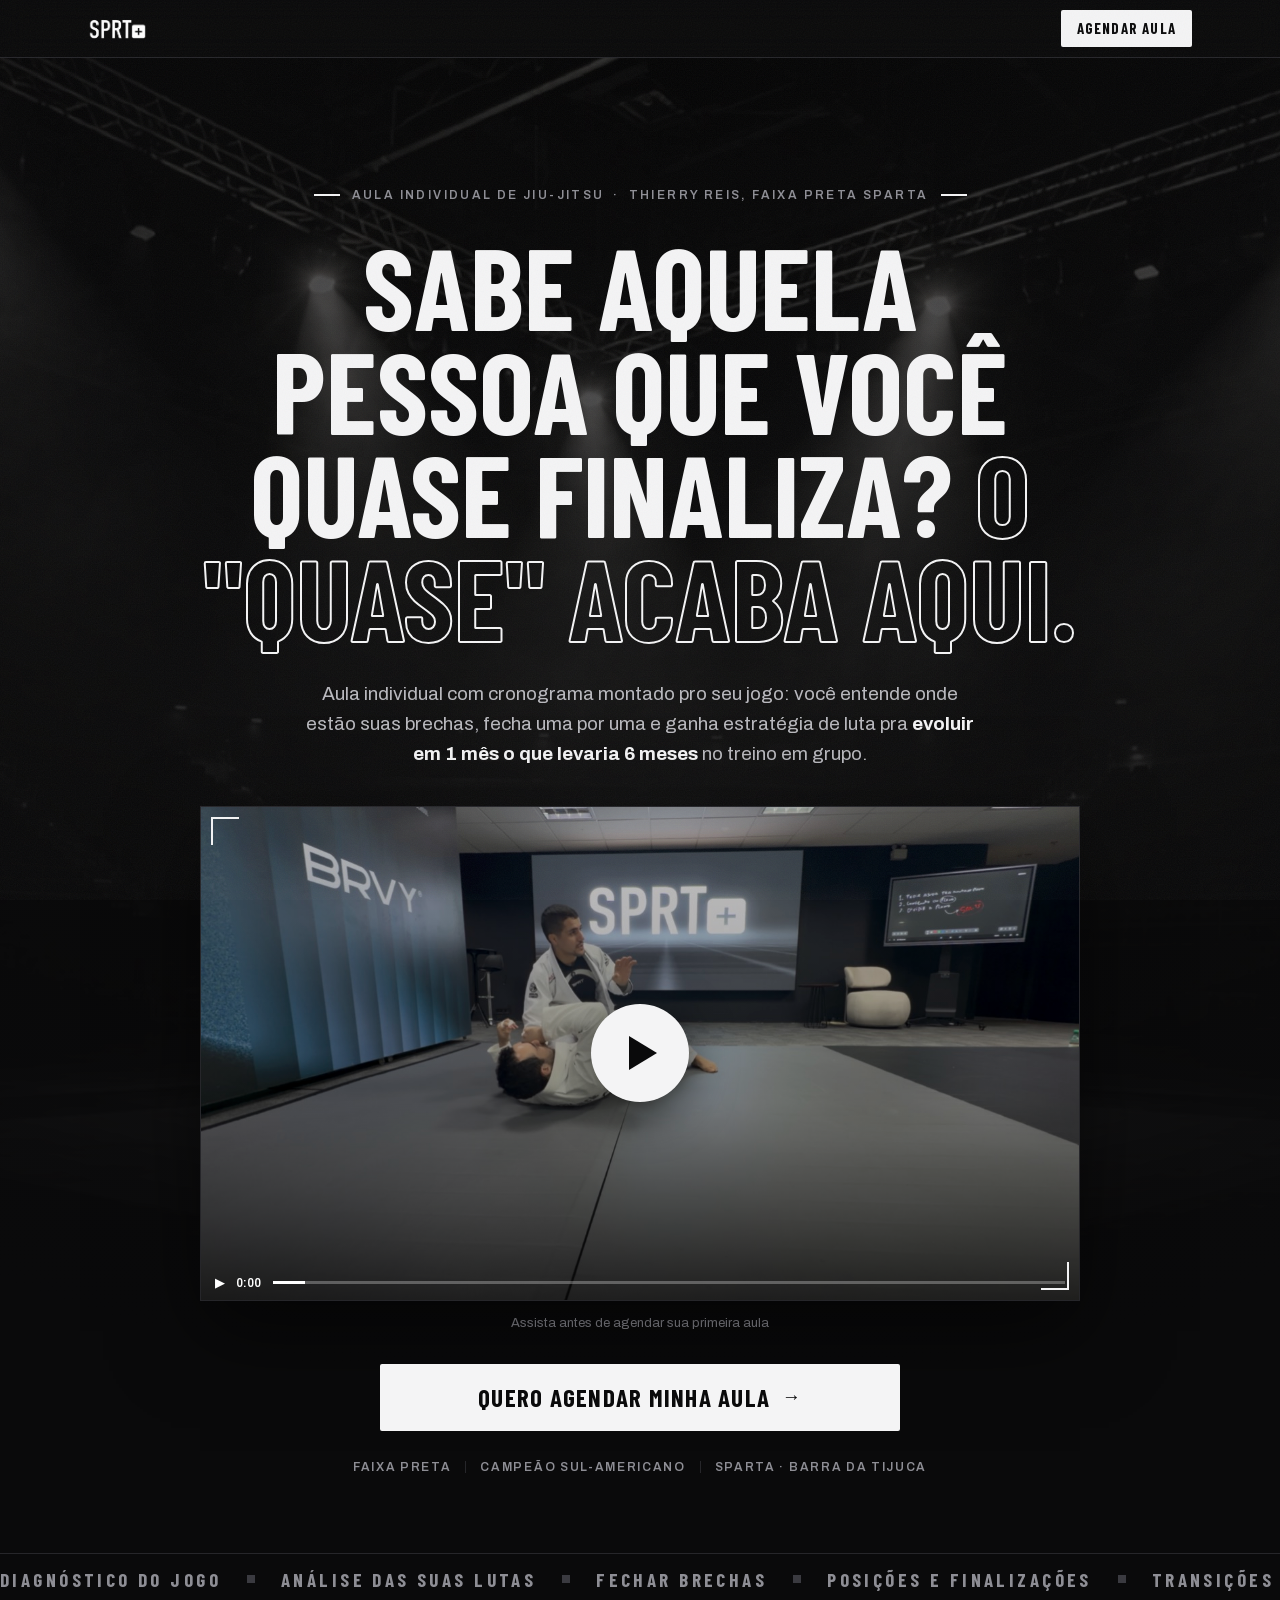
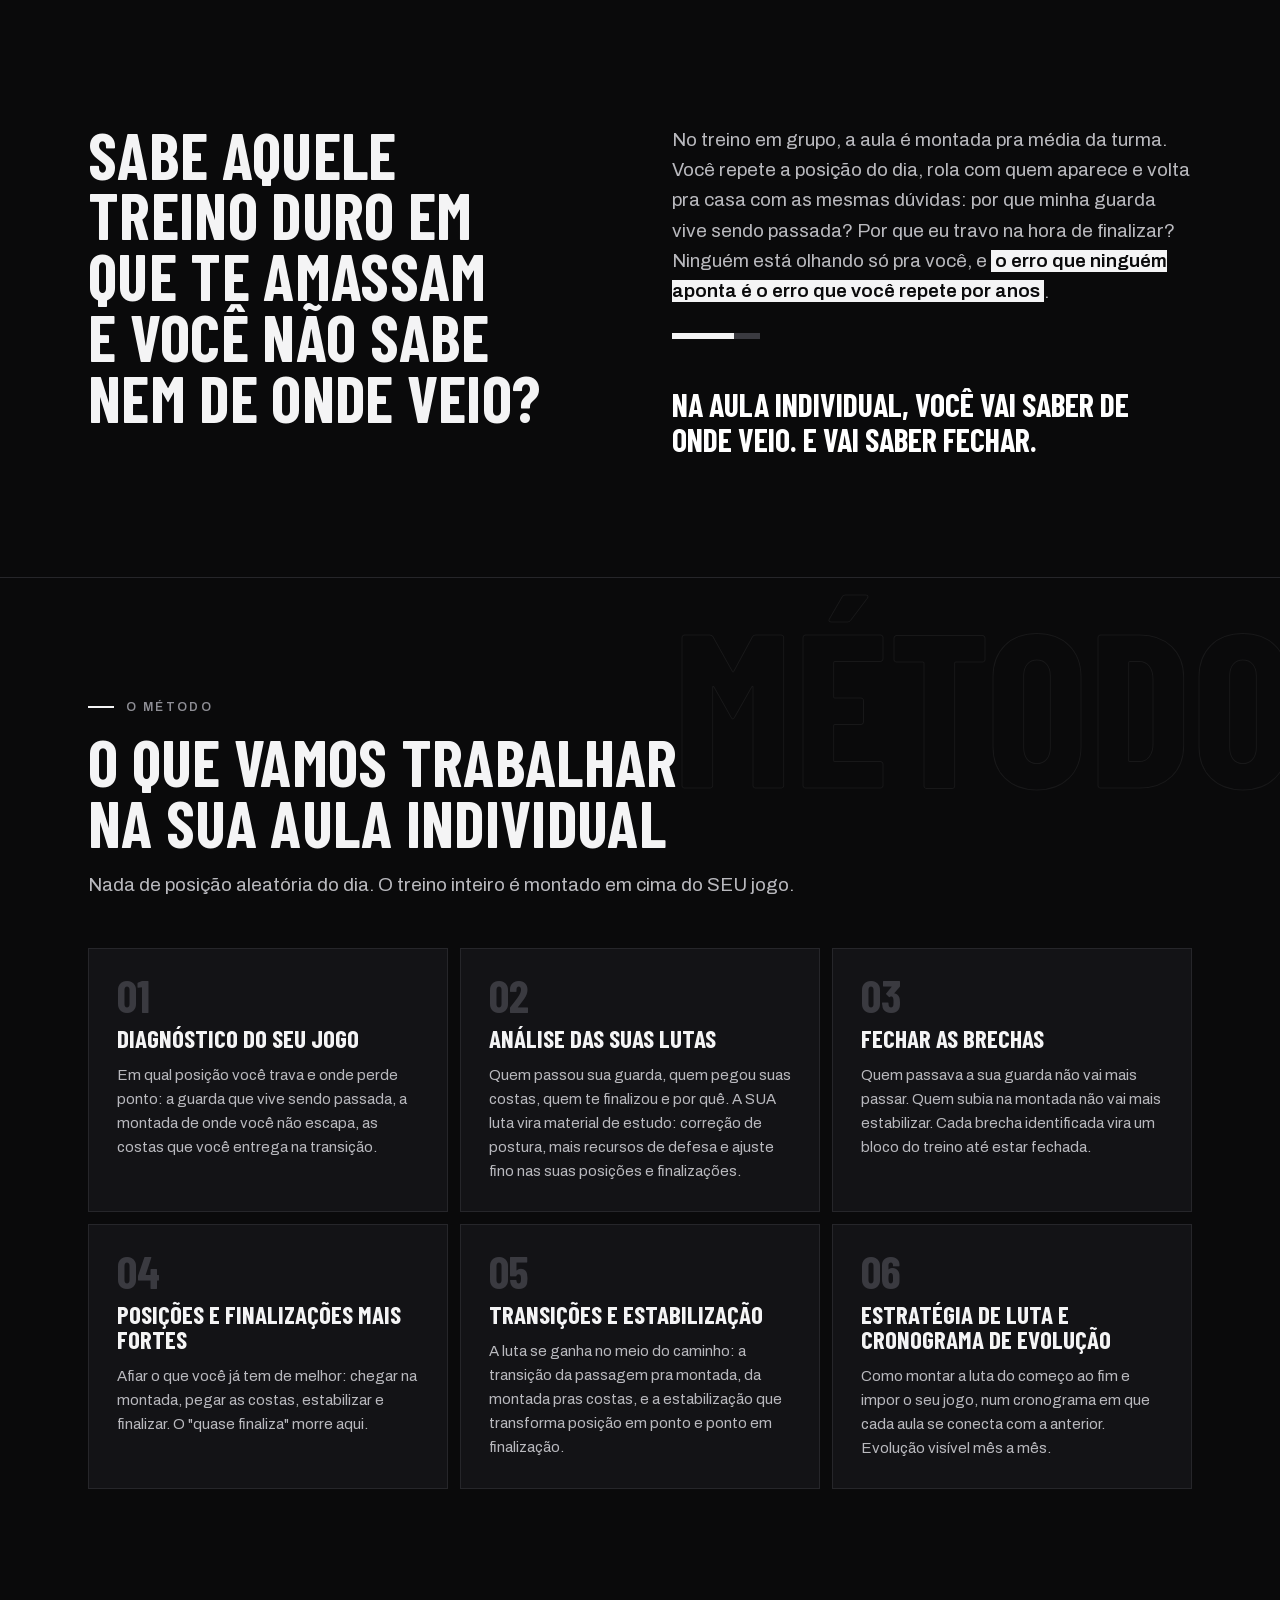
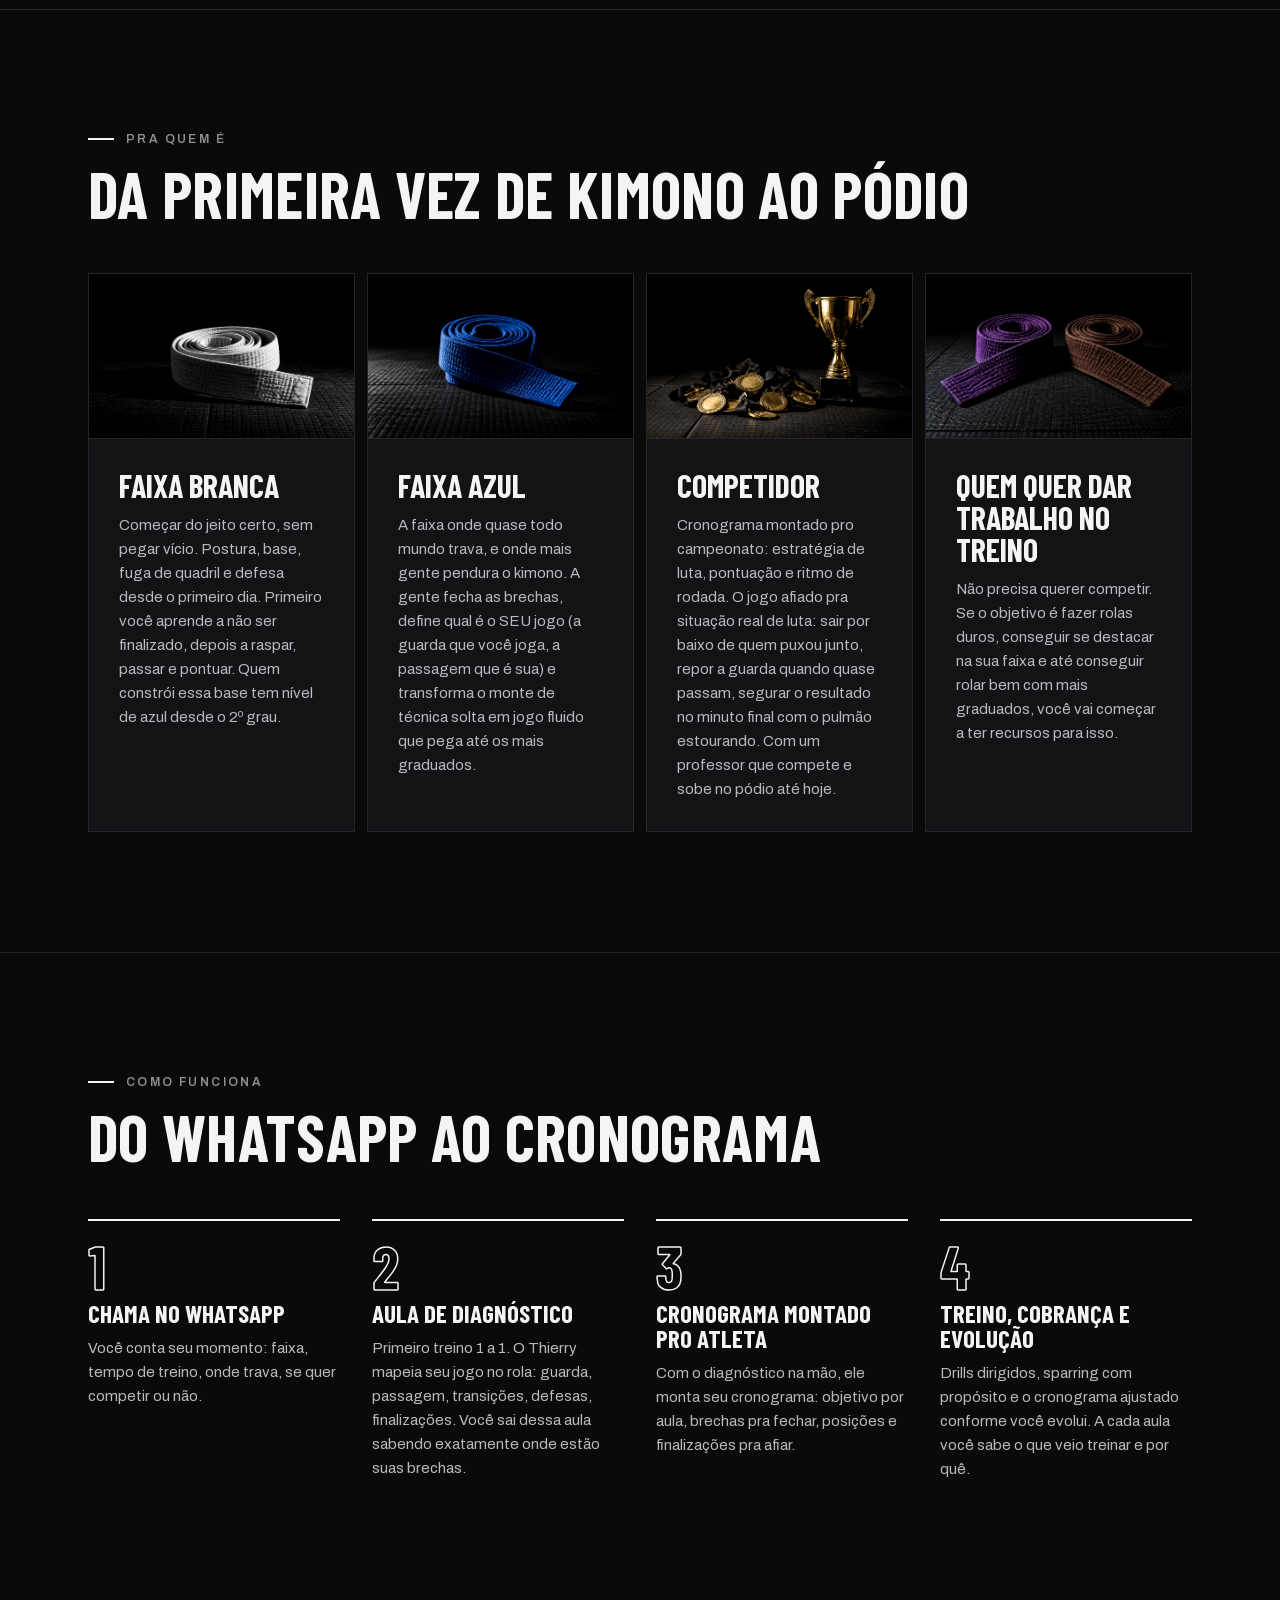
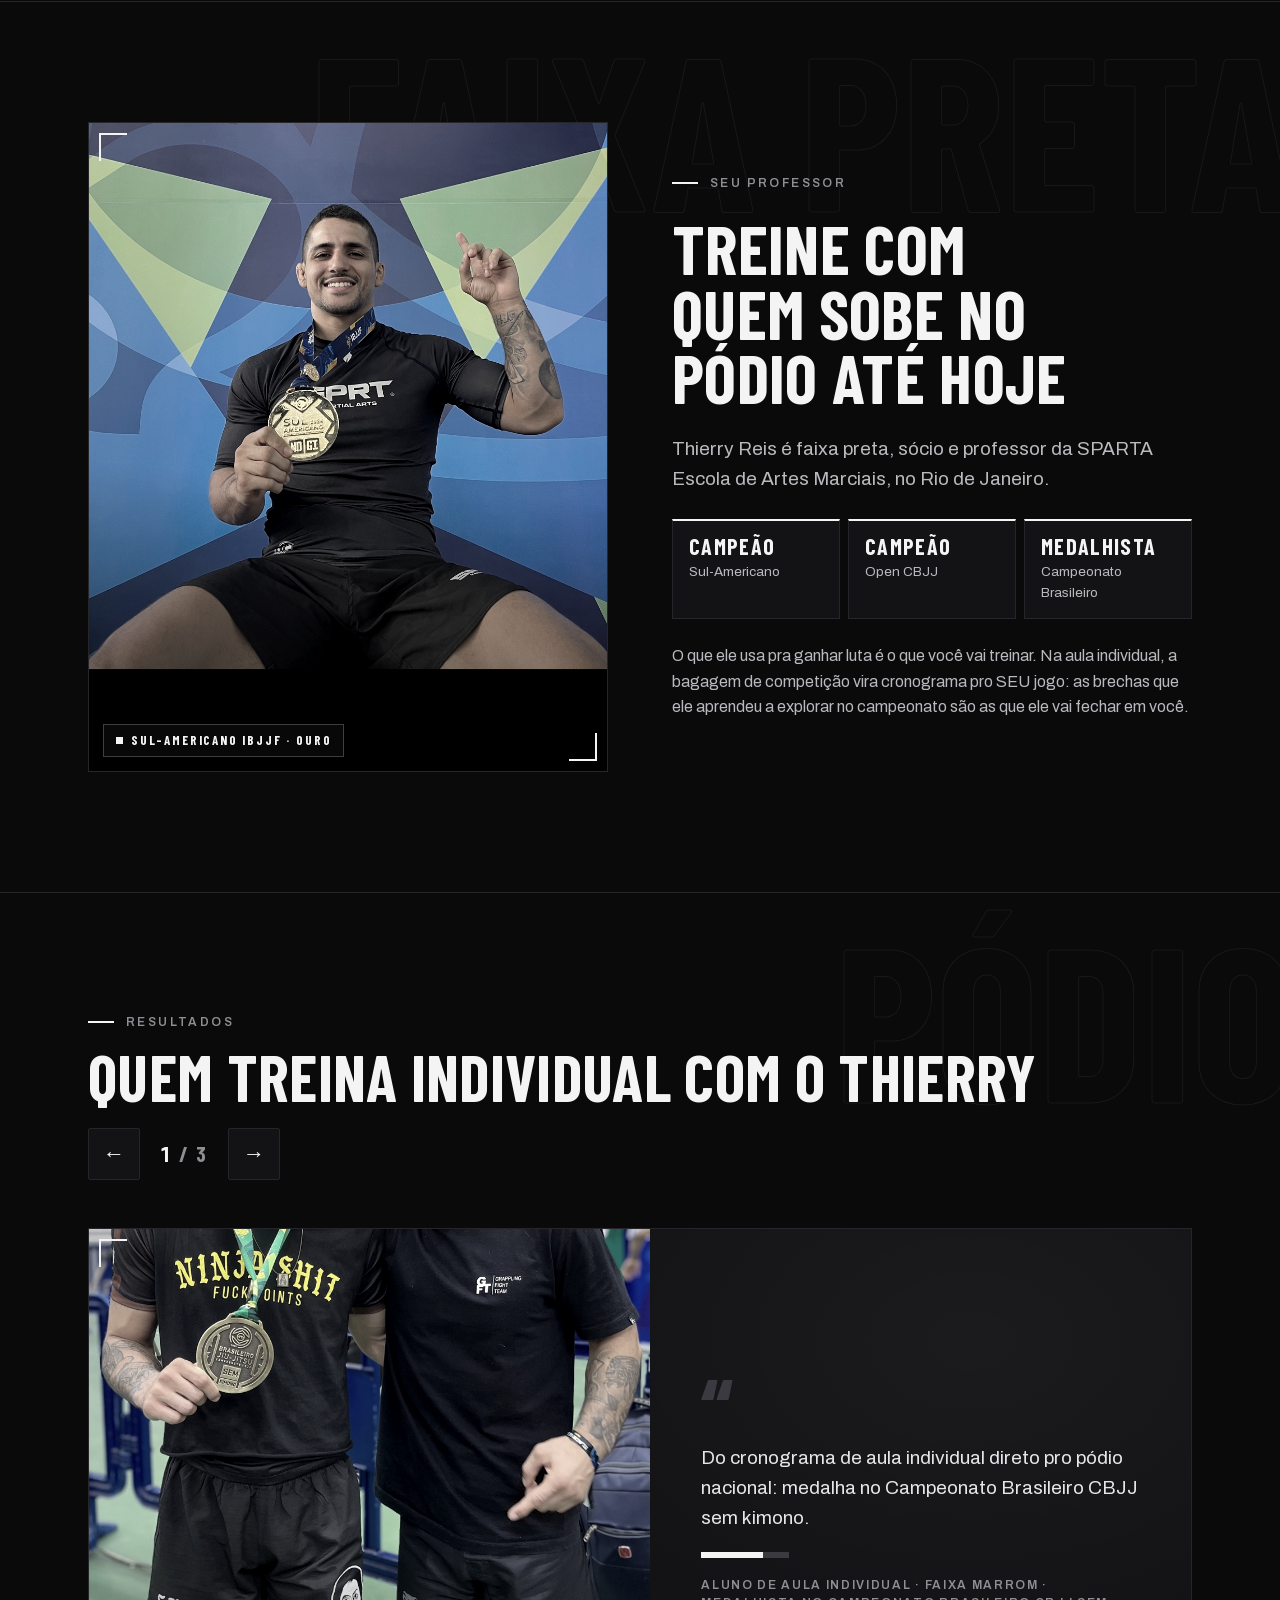
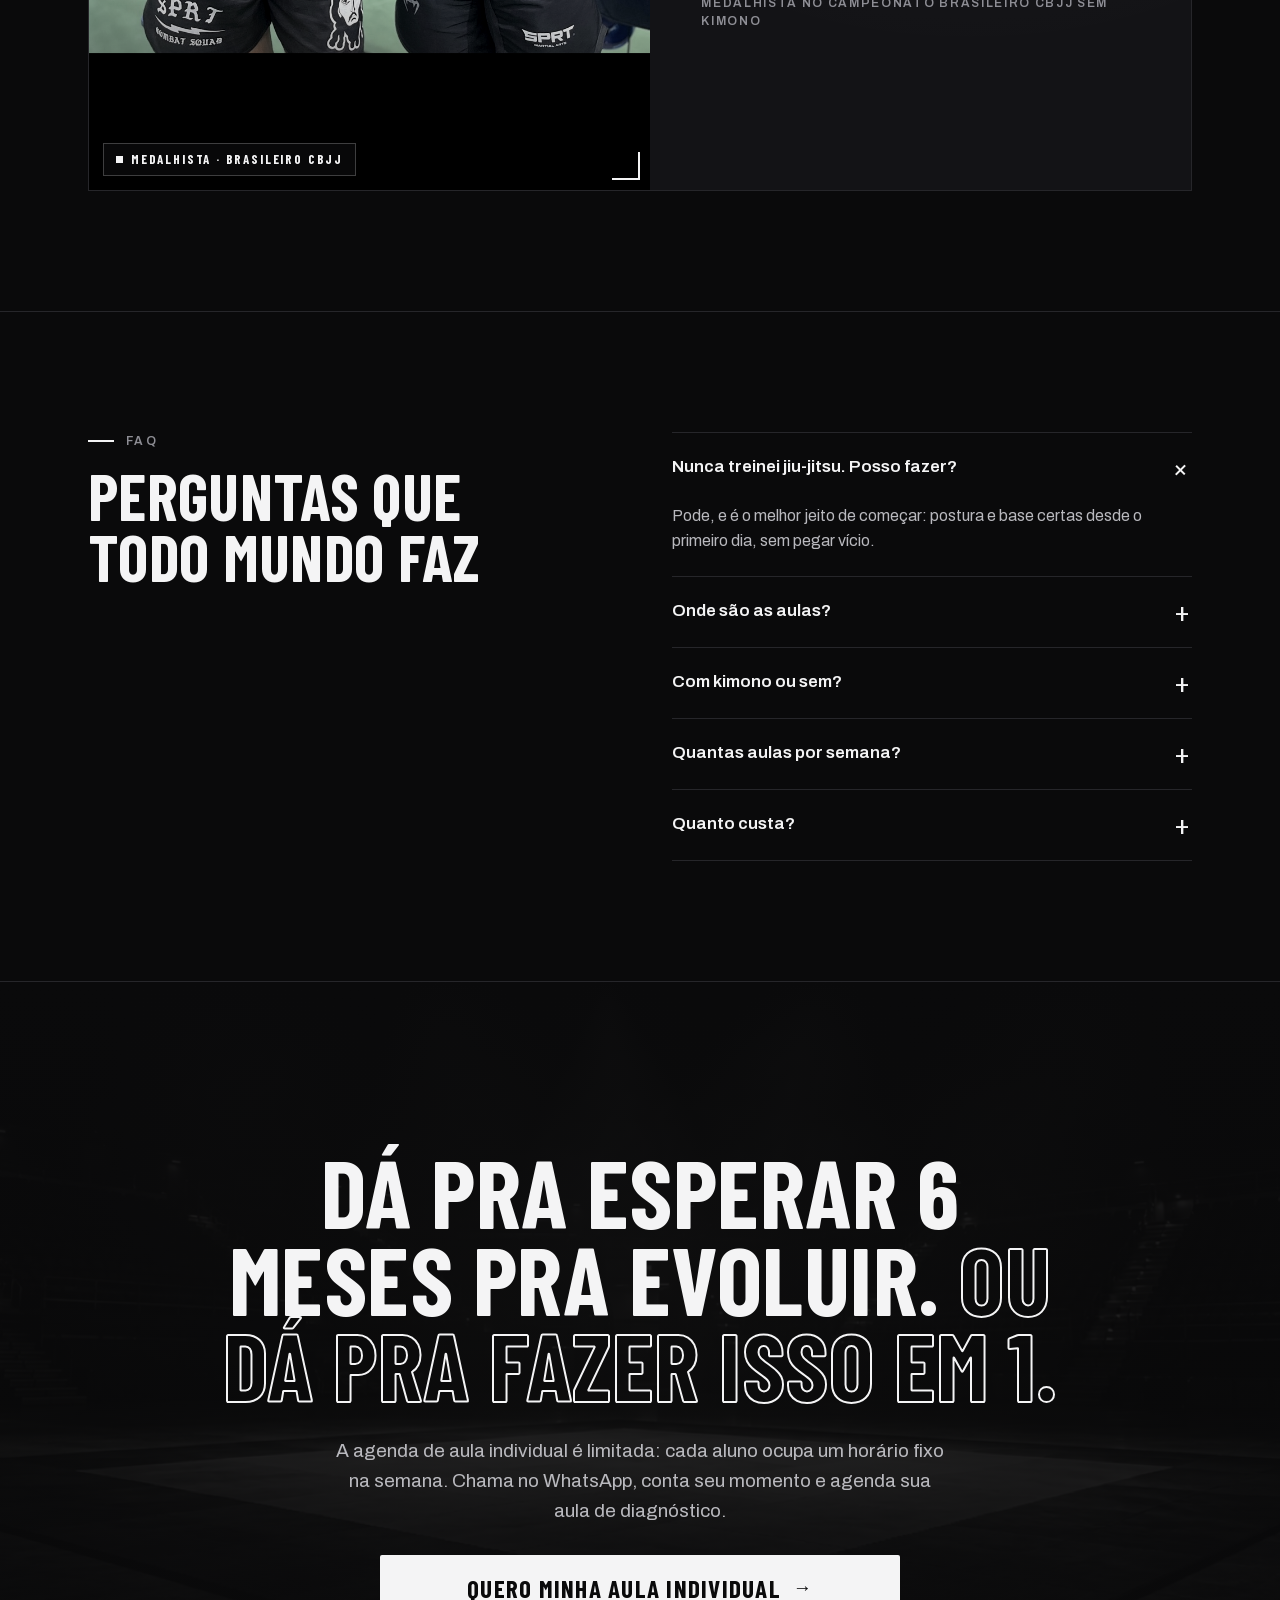
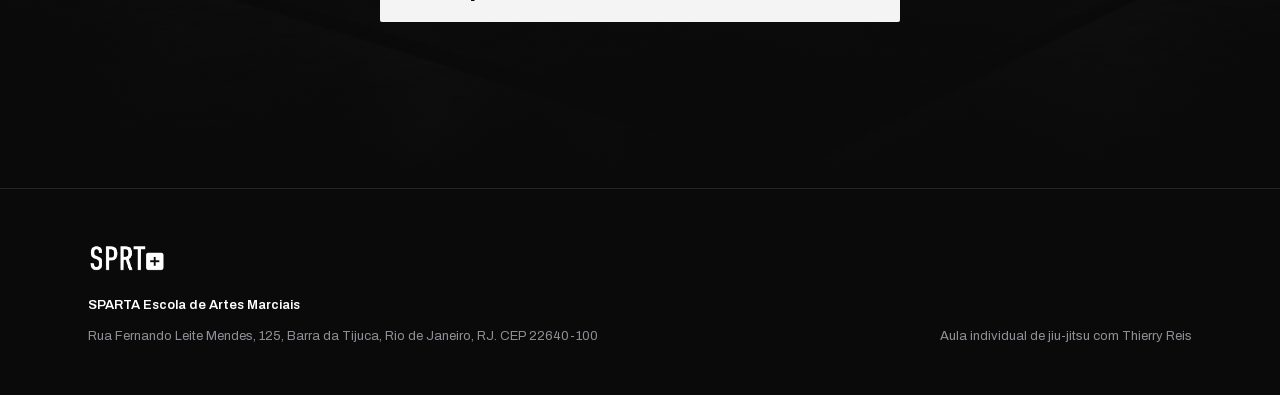
<file: index.html>
<!doctype html>
<html lang="pt-BR">
<head>
<meta charset="utf-8">
<title>Aula Individual de Jiu-Jitsu | Thierry Reis</title>
<meta name="viewport" content="width=device-width, initial-scale=1">
<link rel="icon" href="data:image/svg+xml,<svg xmlns=%22http://www.w3.org/2000/svg%22 viewBox=%220 0 100 100%22><text y=%22.9em%22 font-size=%2290%22>🥋</text></svg>">
</head>
<body>
<link rel="stylesheet" href="fonts.css">
<style>
:root{
  --ink0:#0A0A0B; --ink1:#131316; --ink2:#1A1A1E;
  --line:#26262A; --line-soft:#1E1E22;
  --paper:#F4F4F5; --mut:#B9B9BE; --dim:#8E8E95; --ghost:#3A3A40;
  --disp:'Barlow Condensed','Arial Narrow',sans-serif;
  --body:'Archivo',-apple-system,'Helvetica Neue',sans-serif;
}
html{scroll-behavior:smooth}
body{margin:0;background:var(--ink0);color:var(--paper);font:400 16px/1.6 var(--body);-webkit-font-smoothing:antialiased;overflow-x:hidden}
*{box-sizing:border-box}
h1,h2,h3,p{margin:0}
a{color:inherit}
img{max-width:100%}
mark{background:var(--paper);color:var(--ink0);padding:.02em .2em;font-weight:600}
.wrap{max-width:1200px;margin:0 auto;padding-left:clamp(20px,5vw,48px);padding-right:clamp(20px,5vw,48px)}
.sec{position:relative;overflow:hidden;border-top:1px solid var(--line);padding-top:clamp(64px,10vw,120px);padding-bottom:clamp(64px,10vw,120px)}
.eyebrow{font:600 12px/1.5 var(--body);letter-spacing:.2em;text-transform:uppercase;color:var(--dim);display:flex;align-items:center;gap:12px}
.eyebrow::before{content:"";width:26px;height:2px;background:var(--paper);flex:none}
.h2{font:700 clamp(36px,5.4vw,64px)/.95 var(--disp);text-transform:uppercase;text-wrap:balance;letter-spacing:.005em}
.lead{font-size:clamp(16px,1.5vw,19px);color:var(--mut);text-wrap:pretty}
.lead strong{color:var(--paper)}
.btn{position:relative;overflow:hidden;display:flex;justify-content:center;align-items:center;gap:12px;background:var(--paper);color:var(--ink0);font:700 clamp(20px,2.3vw,25px)/1 var(--disp);letter-spacing:.05em;text-transform:uppercase;padding:21px 30px;border-radius:2px;text-decoration:none;transition:background .15s,transform .15s}
.btn:hover{background:#fff;transform:translateY(-1px)}
.btn::after{content:"";position:absolute;top:0;bottom:0;left:-60%;width:36%;background:linear-gradient(100deg,transparent,rgba(0,0,0,.12),transparent);transform:skewX(-18deg)}
.anim .btn::after{animation:shine 3.6s ease-in-out infinite}
@keyframes shine{0%,55%{left:-60%}100%{left:135%}}
.btn:focus-visible,a:focus-visible,summary:focus-visible{outline:2px solid #fff;outline-offset:3px}
.btn .arr{font-family:var(--body);font-weight:600;font-size:.75em;transition:transform .2s}
.btn:hover .arr{transform:translateX(5px)}

/* grão de filme por cima de tudo */
body::after{content:"";position:fixed;inset:0;z-index:70;pointer-events:none;opacity:.05;background-image:url("data:image/svg+xml,%3Csvg xmlns='http://www.w3.org/2000/svg' width='180' height='180'%3E%3Cfilter id='n'%3E%3CfeTurbulence type='fractalNoise' baseFrequency='.85' numOctaves='2' stitchTiles='stitch'/%3E%3C/filter%3E%3Crect width='100%25' height='100%25' filter='url(%23n)'/%3E%3C/svg%3E")}

/* palavra vazada gigante de fundo */
.ghostword{position:absolute;top:clamp(16px,3vw,36px);right:-14px;font:700 clamp(96px,17vw,230px)/.8 var(--disp);text-transform:uppercase;white-space:nowrap;color:transparent;-webkit-text-stroke:1px rgba(255,255,255,.06);pointer-events:none;user-select:none}

/* moldura editorial com cantoneiras */
.frame{position:relative;background:#000;overflow:hidden}
.frame>img{display:block;width:100%;height:100%;object-fit:cover;filter:grayscale(55%) contrast(1.06);transition:filter .5s ease}
.frame:hover>img{filter:grayscale(0%) contrast(1.04)}
.frame::before,.frame::after{content:"";position:absolute;width:26px;height:26px;z-index:3;pointer-events:none}
.frame::before{top:10px;left:10px;border-top:2px solid var(--paper);border-left:2px solid var(--paper)}
.frame::after{bottom:10px;right:10px;border-bottom:2px solid var(--paper);border-right:2px solid var(--paper)}
.frame .shade{position:absolute;inset:0;background:linear-gradient(185deg,rgba(0,0,0,0) 55%,rgba(0,0,0,.72) 100%);z-index:1;pointer-events:none}
.frame .chip{position:absolute;left:14px;bottom:14px;z-index:2;background:rgba(10,10,11,.82);border:1px solid rgba(255,255,255,.22);backdrop-filter:blur(4px);color:var(--paper);font:700 13px/1 var(--disp);letter-spacing:.14em;text-transform:uppercase;padding:9px 12px;display:inline-flex;align-items:center;gap:8px}
.frame .chip::before{content:"";width:7px;height:7px;background:var(--paper);flex:none}

/* faixa (divisor que imita a ponteira da faixa preta) */
.belt-rule{display:flex;height:6px;width:88px}
.belt-rule span:first-child{flex:1;background:var(--paper)}
.belt-rule span:last-child{width:26px;background:var(--ghost)}

/* reveal (só esconde quando o JS está ativo) */
.anim .rv{opacity:0;transform:translateY(26px);transition:opacity .75s ease var(--d,0s),transform .75s cubic-bezier(.2,.7,.2,1) var(--d,0s)}
.anim .rv.in{opacity:1;transform:none}
@media (prefers-reduced-motion:reduce){.anim .rv{opacity:1;transform:none;transition:none}.btn{transition:none}.anim .btn::after{animation:none}}

/* barra de progresso + header */
.pbar{position:fixed;top:0;left:0;height:2px;width:0;background:var(--paper);z-index:80}
.hd{position:sticky;top:0;z-index:40;background:rgba(10,10,11,.9);backdrop-filter:blur(12px);border-bottom:1px solid var(--line);transition:transform .35s ease}
.hd.hide{transform:translateY(-100%)}
.hd .wrap{display:flex;justify-content:space-between;align-items:center;gap:16px;padding-top:10px;padding-bottom:10px}
.hd img{height:32px;width:auto;display:block}
.hd a.mini{background:var(--paper);color:var(--ink0);font:700 15px/1 var(--disp);letter-spacing:.08em;padding:11px 16px;border-radius:2px;text-decoration:none}

/* hero */
.hero{position:relative;overflow:hidden}
.hero .bg{position:absolute;inset:0;z-index:0}
.hero .bg img{width:100%;height:100%;object-fit:cover;object-position:center 30%;opacity:.55}
.anim .hero .bg img{animation:slowzoom 26s ease-out forwards}
@keyframes slowzoom{from{transform:scale(1)}to{transform:scale(1.1)}}
.hero .bg::after{content:"";position:absolute;inset:0;background:
  radial-gradient(120% 90% at 50% 0%,rgba(10,10,11,0) 0%,rgba(10,10,11,.55) 62%,var(--ink0) 100%),
  linear-gradient(180deg,rgba(10,10,11,.25) 0%,rgba(10,10,11,.55) 55%,var(--ink0) 96%)}
.hero .inner{position:relative;z-index:1;display:flex;flex-direction:column;align-items:center;text-align:center;gap:clamp(20px,3vw,30px);padding-top:clamp(64px,10vw,128px);padding-bottom:clamp(48px,7vw,80px)}
.anim .hero .inner>*{opacity:0;transform:translateY(26px);animation:rise .85s cubic-bezier(.2,.7,.2,1) forwards}
.anim .hero .inner>*:nth-child(1){animation-delay:.05s}
.anim .hero .inner>*:nth-child(2){animation-delay:.18s}
.anim .hero .inner>*:nth-child(3){animation-delay:.34s}
.anim .hero .inner>*:nth-child(4){animation-delay:.5s}
.anim .hero .inner>*:nth-child(5){animation-delay:.66s}
.anim .hero .inner>*:nth-child(6){animation-delay:.8s}
@keyframes rise{to{opacity:1;transform:none}}
@media (prefers-reduced-motion:reduce){.anim .hero .inner>*{opacity:1;transform:none;animation:none}.anim .hero .bg img{animation:none}}
.hero .eyebrow{justify-content:center}
.hero .eyebrow::after{content:"";width:26px;height:2px;background:var(--paper);flex:none}
.h1{font:700 clamp(50px,9vw,116px)/.9 var(--disp);text-transform:uppercase;max-width:1000px;text-wrap:balance}
.h1 em{font-style:normal;color:transparent;-webkit-text-stroke:2px var(--paper)}
.trust{display:flex;flex-wrap:wrap;justify-content:center;gap:8px 0;font:600 12px/1 var(--body);letter-spacing:.14em;text-transform:uppercase;color:var(--dim)}
.trust span{padding:0 14px;border-right:1px solid var(--line)}
.trust span:last-child{border-right:0}

/* ticker */
.marquee{overflow:hidden;border-top:1px solid var(--line);background:var(--ink0);position:relative;z-index:2}
.marquee .track{display:flex;width:max-content;animation:scroll 30s linear infinite;padding:16px 0}
.marquee span{font:700 19px/1 var(--disp);letter-spacing:.18em;text-transform:uppercase;color:var(--dim);display:flex;align-items:center;white-space:nowrap}
.marquee span::after{content:"";width:8px;height:8px;background:var(--ghost);margin:0 26px}
@keyframes scroll{to{transform:translateX(-50%)}}
@media (prefers-reduced-motion:reduce){.marquee .track{animation:none}}

/* vsl */
.vsl{width:100%;max-width:880px;display:flex;flex-direction:column;gap:12px;margin-top:6px}
.vsl .player{position:relative;aspect-ratio:16/9;border:1px solid var(--line);background:#000;cursor:pointer;box-shadow:0 30px 80px rgba(0,0,0,.55)}
.vsl .player::before,.vsl .player::after{content:"";position:absolute;width:26px;height:26px;z-index:3;pointer-events:none}
.vsl .player::before{top:10px;left:10px;border-top:2px solid var(--paper);border-left:2px solid var(--paper)}
.vsl .player::after{bottom:10px;right:10px;border-bottom:2px solid var(--paper);border-right:2px solid var(--paper)}
.vsl .player img.thumb{position:absolute;inset:0;width:100%;height:100%;object-fit:cover;filter:contrast(1.04) saturate(.85)}
.vsl .player .veil{position:absolute;inset:0;background:linear-gradient(180deg,rgba(0,0,0,.1) 0%,rgba(0,0,0,.3) 60%,rgba(0,0,0,.78) 100%)}
.vsl .play{position:absolute;inset:0;display:flex;align-items:center;justify-content:center}
.vsl .play .ring{width:clamp(68px,10vw,98px);height:clamp(68px,10vw,98px);border-radius:50%;background:var(--paper);display:flex;align-items:center;justify-content:center;box-shadow:0 10px 46px rgba(0,0,0,.6);transition:transform .2s}
.anim .vsl .play .ring{animation:ping 2.4s ease-out infinite}
@keyframes ping{0%{box-shadow:0 0 0 0 rgba(255,255,255,.3),0 10px 46px rgba(0,0,0,.6)}100%{box-shadow:0 0 0 26px rgba(255,255,255,0),0 10px 46px rgba(0,0,0,.6)}}
@media (prefers-reduced-motion:reduce){.anim .vsl .play .ring{animation:none}}
.vsl .player:hover .ring{transform:scale(1.07)}
.vsl .play .tri{width:0;height:0;border-left:clamp(20px,3vw,28px) solid var(--ink0);border-top:clamp(12px,1.8vw,17px) solid transparent;border-bottom:clamp(12px,1.8vw,17px) solid transparent;margin-left:6px}
.vsl .bar{position:absolute;left:0;right:0;bottom:0;padding:11px 14px;display:flex;align-items:center;gap:12px;font:600 12px/1 var(--body);color:#fff}
.vsl .bar .track{flex:1;height:3px;background:rgba(255,255,255,.28)}
.vsl .bar .track i{display:block;width:4%;height:100%;background:#fff}
.vsl .cap{font-size:13px;color:var(--dim);text-align:center}
.vsl .soon{position:absolute;inset:0;display:none;align-items:center;justify-content:center;background:rgba(10,10,11,.9);font:700 24px/1 var(--disp);letter-spacing:.1em;color:var(--mut);z-index:4}
.vsl .player.on .soon{display:flex}

/* dor */
.split{display:grid;grid-template-columns:repeat(auto-fit,minmax(min(100%,420px),1fr));gap:clamp(28px,5vw,72px);align-items:start}
.punch{font:700 clamp(24px,2.6vw,32px)/1.1 var(--disp);text-transform:uppercase;color:#fff;padding-top:22px}

/* trabalho */
.grid6{display:grid;grid-template-columns:repeat(auto-fill,minmax(min(100%,320px),1fr));gap:12px}
.card{position:relative;background:var(--ink1);border:1px solid var(--line);padding:28px;display:flex;flex-direction:column;gap:12px;transition:border-color .25s,transform .25s;overflow:hidden}
.card::before{content:"";position:absolute;left:0;top:0;bottom:0;width:3px;background:var(--paper);transform:scaleY(0);transform-origin:top;transition:transform .35s ease}
.card:hover{border-color:#4A4A52;transform:translateY(-3px)}
.card:hover::before{transform:scaleY(1)}
.card .num{font:700 46px/.8 var(--disp);color:var(--ghost);transition:color .25s}
.card:hover .num{color:var(--paper)}
.card h3{font:700 25px/1 var(--disp);text-transform:uppercase}
.card p{color:var(--mut);font-size:15px}

/* pra quem é — cards com faixa */
.belts{display:grid;grid-template-columns:repeat(auto-fit,minmax(min(100%,250px),1fr));gap:12px}
.bcard{background:var(--ink1);border:1px solid var(--line);display:flex;flex-direction:column;transition:border-color .25s,transform .25s}
.bcard:hover{border-color:#4A4A52;transform:translateY(-4px)}
.bcard .ph{aspect-ratio:16/10;overflow:hidden;background:#000;border-bottom:1px solid var(--line)}
.bcard .ph img{width:100%;height:100%;object-fit:cover;display:block;filter:contrast(1.05);transition:transform .6s cubic-bezier(.2,.7,.2,1)}
.bcard:hover .ph img{transform:scale(1.06)}
.bcard .tx{padding:clamp(20px,2.6vw,30px);display:flex;flex-direction:column;gap:12px}
.bcard h3{font:700 clamp(26px,2.6vw,32px)/1 var(--disp);text-transform:uppercase}
.bcard p{color:var(--mut);font-size:15px}

/* como funciona */
.steps{display:grid;grid-template-columns:repeat(auto-fit,minmax(min(100%,240px),1fr));gap:clamp(28px,3vw,32px)}
.step{display:flex;flex-direction:column;gap:10px}
.step::before{content:"";display:block;height:2px;background:var(--paper);margin-bottom:10px;transform:scaleX(0);transform-origin:left;transition:transform 1s cubic-bezier(.2,.7,.2,1) var(--d,0s)}
.anim .step.in::before{transform:scaleX(1)}
html:not(.anim) .step::before{transform:scaleX(1)}
@media (prefers-reduced-motion:reduce){.step::before{transform:scaleX(1)!important;transition:none}}
.step .n{font:700 62px/.8 var(--disp);color:transparent;-webkit-text-stroke:1.5px var(--paper)}
.step h3{font:700 25px/1 var(--disp);text-transform:uppercase}
.step p{color:var(--mut);font-size:15px}

/* professor */
.prof{display:grid;grid-template-columns:repeat(auto-fit,minmax(min(100%,400px),1fr));gap:clamp(32px,5vw,72px);align-items:center}
.prof .frame{aspect-ratio:4/5;border:1px solid var(--line)}
.badges{display:grid;grid-template-columns:repeat(auto-fit,minmax(150px,1fr));gap:8px}
.badge{background:var(--ink1);border:1px solid var(--line);border-top:2px solid var(--paper);padding:14px 16px;display:flex;flex-direction:column;gap:4px}
.badge b{font:700 22px/1 var(--disp);letter-spacing:.06em}
.badge span{font-size:13.5px;color:var(--mut)}

/* depoimentos */
.testi{display:flex;flex-wrap:wrap;background:var(--ink1);border:1px solid var(--line);position:relative;overflow:hidden}
.testi::before{content:"";position:absolute;inset:0;background:radial-gradient(60% 80% at 80% 20%,rgba(255,255,255,.035),transparent 70%);pointer-events:none}
.testi .frame{flex:1 1 400px;aspect-ratio:1/1;min-width:min(100%,400px)}
.testi .tx{flex:1 1 380px;padding:clamp(28px,4vw,56px);display:flex;flex-direction:column;justify-content:center;gap:18px;position:relative}
.testi .tx .q{font:700 90px/.4 var(--disp);color:var(--ghost)}
.testi .tx p{font-size:clamp(16px,1.5vw,19px);color:#E6E6E9;text-wrap:pretty}
.testi .tx .who{font:600 12px/1.5 var(--body);letter-spacing:.14em;text-transform:uppercase;color:var(--dim)}
/* carrossel de depoimentos */
.tshead{display:flex;justify-content:space-between;align-items:flex-end;gap:20px;flex-wrap:wrap}
.tnav{display:flex;align-items:center;gap:10px}
.tnav .cnt{font:700 21px/1 var(--disp);letter-spacing:.1em;color:var(--dim);min-width:68px;text-align:center;font-variant-numeric:tabular-nums}
.tnav .cnt b{color:var(--paper);font-weight:700}
.tbtn{width:52px;height:52px;background:var(--ink1);border:1px solid var(--line);color:var(--paper);font:400 22px/1 var(--body);cursor:pointer;display:flex;align-items:center;justify-content:center;transition:background .2s,border-color .2s;border-radius:2px}
.tbtn:hover{background:var(--ink2);border-color:#4A4A52}
.tbtn:disabled{opacity:.3;cursor:default}
.tbtn:focus-visible{outline:2px solid #fff;outline-offset:3px}
.tslider{display:flex;gap:14px;overflow-x:auto;scroll-snap-type:x mandatory;scrollbar-width:none;-webkit-overflow-scrolling:touch}
.tslider::-webkit-scrollbar{display:none}
.tslider .testi{flex:0 0 100%;scroll-snap-align:start;min-width:0}

/* faq */
.faq{display:flex;flex-direction:column;border-top:1px solid var(--line)}
.faq details{border-bottom:1px solid var(--line)}
.faq summary{list-style:none;display:flex;justify-content:space-between;align-items:center;gap:20px;padding:22px 0;cursor:pointer;font:600 17px/1.35 var(--body)}
.faq summary::-webkit-details-marker{display:none}
.faq summary .sym{font:400 26px/1 var(--body);width:20px;text-align:center;flex:none;transition:transform .2s}
.faq details[open] summary .sym{transform:rotate(45deg)}
.faq details p{color:var(--mut);padding:0 40px 22px 0}

/* cta final */
.cta{position:relative;overflow:hidden;border-top:1px solid var(--line)}
.cta .bg{position:absolute;inset:0}
.cta .bg img{width:100%;height:120%;object-fit:cover;opacity:.4}
.cta .bg::after{content:"";position:absolute;inset:0;background:linear-gradient(180deg,var(--ink0) 0%,rgba(10,10,11,.72) 50%,var(--ink0) 100%)}
.cta .inner{position:relative;max-width:960px;margin:0 auto;padding:clamp(88px,13vw,170px) clamp(20px,5vw,48px);display:flex;flex-direction:column;align-items:center;text-align:center;gap:28px}
.cta .h2{font-size:clamp(44px,7.5vw,96px);line-height:.9}
.cta .h2 em{font-style:normal;color:transparent;-webkit-text-stroke:2px var(--paper)}

/* footer */
footer{border-top:1px solid var(--line)}
footer .wrap{padding-top:48px;padding-bottom:48px;display:flex;flex-wrap:wrap;justify-content:space-between;align-items:flex-end;gap:24px;font-size:13px;color:var(--dim)}
footer img{height:42px;width:auto}

/* sticky mobile cta */
.mbar{position:fixed;left:0;right:0;bottom:0;z-index:50;padding:10px 12px calc(10px + env(safe-area-inset-bottom));background:rgba(10,10,11,.95);border-top:1px solid var(--line);transform:translateY(110%);transition:transform .3s}
.mbar.show{transform:none}
.mbar a{display:flex;justify-content:center;background:var(--paper);color:var(--ink0);font:700 20px/1 var(--disp);letter-spacing:.05em;padding:16px;border-radius:2px;text-decoration:none}
@media(min-width:900px){.mbar{display:none}}
@media (prefers-reduced-motion:reduce){.mbar{transition:none}.hd{transition:none}}
</style>

<div class="pbar" id="pbar"></div>

<header class="hd" id="hd">
  <div class="wrap">
    <img src="img/sparta-logo.png" alt="SPARTA Escola de Artes Marciais">
    <a class="mini" href="https://wa.me/5500000000000" target="_blank" rel="noopener">AGENDAR AULA</a>
  </div>
</header>

<section class="hero">
  <div class="bg"><img src="img/arena.jpg" alt=""></div>
  <div class="wrap inner">
    <span class="eyebrow">Aula individual de jiu-jitsu &nbsp;·&nbsp; Thierry Reis, faixa preta SPARTA</span>
    <h1 class="h1">Sabe aquela pessoa que você quase finaliza? <em>O "quase" acaba aqui.</em></h1>
    <p class="lead" style="max-width:680px">Aula individual com cronograma montado pro seu jogo: você entende onde estão suas brechas, fecha uma por uma e ganha estratégia de luta pra <strong>evoluir em 1 mês o que levaria 6 meses</strong> no treino em grupo.</p>
    <div class="vsl">
      <div class="player" id="vsl">
        <img class="thumb" src="img/vsl-thumb.jpg" alt="Thierry Reis dando aula no tatame da SPARTA">
        <div class="veil"></div>
        <div class="play"><div class="ring"><div class="tri"></div></div></div>
        <div class="bar"><span>▶</span><span>0:00</span><div class="track"><i></i></div></div>
        <div class="soon">VÍDEO EM BREVE</div>
      </div>
      <span class="cap">Assista antes de agendar sua primeira aula</span>
    </div>
    <a class="btn" style="width:100%;max-width:520px" href="https://wa.me/5500000000000" target="_blank" rel="noopener">Quero agendar minha aula <span class="arr">→</span></a>
    <div class="trust"><span>Faixa preta</span><span>Campeão Sul-Americano</span><span>SPARTA · Barra da Tijuca</span></div>
  </div>
</section>

<div class="marquee" aria-hidden="true">
  <div class="track">
    <span>Diagnóstico do jogo</span><span>Análise das suas lutas</span><span>Fechar brechas</span><span>Posições e finalizações</span><span>Transições e estabilização</span><span>Estratégia de luta</span><span>Cronograma de evolução</span>
    <span>Diagnóstico do jogo</span><span>Análise das suas lutas</span><span>Fechar brechas</span><span>Posições e finalizações</span><span>Transições e estabilização</span><span>Estratégia de luta</span><span>Cronograma de evolução</span>
  </div>
</div>

<section class="sec" style="border-top:0">
  <div class="wrap split">
    <h2 class="h2 rv">Sabe aquele treino duro em que te amassam e você não sabe nem de onde veio?</h2>
    <div style="display:flex;flex-direction:column;gap:26px" class="rv" data-d=".12">
      <p class="lead">No treino em grupo, a aula é montada pra média da turma. Você repete a posição do dia, rola com quem aparece e volta pra casa com as mesmas dúvidas: por que minha guarda vive sendo passada? Por que eu travo na hora de finalizar? Ninguém está olhando só pra você, e <mark>o erro que ninguém aponta é o erro que você repete por anos</mark>.</p>
      <div class="belt-rule"><span></span><span></span></div>
      <p class="punch">Na aula individual, você vai saber de onde veio. E vai saber fechar.</p>
    </div>
  </div>
</section>

<section class="sec">
  <span class="ghostword">Método</span>
  <div class="wrap" style="display:flex;flex-direction:column;gap:clamp(32px,4vw,48px)">
    <div style="display:flex;flex-direction:column;gap:16px;max-width:760px" class="rv">
      <span class="eyebrow">O método</span>
      <h2 class="h2">O que vamos trabalhar na sua aula individual</h2>
      <p class="lead">Nada de posição aleatória do dia. O treino inteiro é montado em cima do SEU jogo.</p>
    </div>
    <div class="grid6">
      <div class="card rv"><span class="num">01</span><h3>Diagnóstico do seu jogo</h3><p>Em qual posição você trava e onde perde ponto: a guarda que vive sendo passada, a montada de onde você não escapa, as costas que você entrega na transição.</p></div>
      <div class="card rv" data-d=".08"><span class="num">02</span><h3>Análise das suas lutas</h3><p>Quem passou sua guarda, quem pegou suas costas, quem te finalizou e por quê. A SUA luta vira material de estudo: correção de postura, mais recursos de defesa e ajuste fino nas suas posições e finalizações.</p></div>
      <div class="card rv" data-d=".16"><span class="num">03</span><h3>Fechar as brechas</h3><p>Quem passava a sua guarda não vai mais passar. Quem subia na montada não vai mais estabilizar. Cada brecha identificada vira um bloco do treino até estar fechada.</p></div>
      <div class="card rv"><span class="num">04</span><h3>Posições e finalizações mais fortes</h3><p>Afiar o que você já tem de melhor: chegar na montada, pegar as costas, estabilizar e finalizar. O "quase finaliza" morre aqui.</p></div>
      <div class="card rv" data-d=".08"><span class="num">05</span><h3>Transições e estabilização</h3><p>A luta se ganha no meio do caminho: a transição da passagem pra montada, da montada pras costas, e a estabilização que transforma posição em ponto e ponto em finalização.</p></div>
      <div class="card rv" data-d=".16"><span class="num">06</span><h3>Estratégia de luta e cronograma de evolução</h3><p>Como montar a luta do começo ao fim e impor o seu jogo, num cronograma em que cada aula se conecta com a anterior. Evolução visível mês a mês.</p></div>
    </div>
  </div>
</section>

<section class="sec">
  <div class="wrap" style="display:flex;flex-direction:column;gap:clamp(32px,4vw,48px)">
    <div style="display:flex;flex-direction:column;gap:16px" class="rv">
      <span class="eyebrow">Pra quem é</span>
      <h2 class="h2">Da primeira vez de kimono ao pódio</h2>
    </div>
    <div class="belts">
      <div class="bcard rv">
        <div class="ph"><img src="img/faixa-branca.jpg" alt="Faixa branca de jiu-jitsu enrolada sobre o tatame"></div>
        <div class="tx"><h3>Faixa branca</h3><p>Começar do jeito certo, sem pegar vício. Postura, base, fuga de quadril e defesa desde o primeiro dia. Primeiro você aprende a não ser finalizado, depois a raspar, passar e pontuar. Quem constrói essa base tem nível de azul desde o 2º grau.</p></div>
      </div>
      <div class="bcard rv" data-d=".08">
        <div class="ph"><img src="img/faixa-azul.jpg" alt="Faixa azul de jiu-jitsu enrolada sobre o tatame"></div>
        <div class="tx"><h3>Faixa azul</h3><p>A faixa onde quase todo mundo trava, e onde mais gente pendura o kimono. A gente fecha as brechas, define qual é o SEU jogo (a guarda que você joga, a passagem que é sua) e transforma o monte de técnica solta em jogo fluido que pega até os mais graduados.</p></div>
      </div>
      <div class="bcard rv" data-d=".16">
        <div class="ph"><img src="img/medalhas-trofeu.jpg" alt="Medalhas de campeonato de jiu-jitsu e troféu sobre o tatame"></div>
        <div class="tx"><h3>Competidor</h3><p>Cronograma montado pro campeonato: estratégia de luta, pontuação e ritmo de rodada. O jogo afiado pra situação real de luta: sair por baixo de quem puxou junto, repor a guarda quando quase passam, segurar o resultado no minuto final com o pulmão estourando. Com um professor que compete e sobe no pódio até hoje.</p></div>
      </div>
      <div class="bcard rv" data-d=".24">
        <div class="ph"><img src="img/faixa-roxa-marrom.jpg" alt="Faixas roxa e marrom de jiu-jitsu sobre o tatame"></div>
        <div class="tx"><h3>Quem quer dar trabalho no treino</h3><p>Não precisa querer competir. Se o objetivo é fazer rolas duros, conseguir se destacar na sua faixa e até conseguir rolar bem com mais graduados, você vai começar a ter recursos para isso.</p></div>
      </div>
    </div>
  </div>
</section>

<section class="sec">
  <div class="wrap" style="display:flex;flex-direction:column;gap:clamp(32px,4vw,56px)">
    <div style="display:flex;flex-direction:column;gap:16px" class="rv">
      <span class="eyebrow">Como funciona</span>
      <h2 class="h2">Do WhatsApp ao cronograma</h2>
    </div>
    <div class="steps">
      <div class="step rv"><span class="n">1</span><h3>Chama no WhatsApp</h3><p>Você conta seu momento: faixa, tempo de treino, onde trava, se quer competir ou não.</p></div>
      <div class="step rv" data-d=".15"><span class="n">2</span><h3>Aula de diagnóstico</h3><p>Primeiro treino 1 a 1. O Thierry mapeia seu jogo no rola: guarda, passagem, transições, defesas, finalizações. Você sai dessa aula sabendo exatamente onde estão suas brechas.</p></div>
      <div class="step rv" data-d=".3"><span class="n">3</span><h3>Cronograma montado pro atleta</h3><p>Com o diagnóstico na mão, ele monta seu cronograma: objetivo por aula, brechas pra fechar, posições e finalizações pra afiar.</p></div>
      <div class="step rv" data-d=".45"><span class="n">4</span><h3>Treino, cobrança e evolução</h3><p>Drills dirigidos, sparring com propósito e o cronograma ajustado conforme você evolui. A cada aula você sabe o que veio treinar e por quê.</p></div>
    </div>
  </div>
</section>

<section class="sec">
  <span class="ghostword">Faixa preta</span>
  <div class="wrap prof">
    <div class="frame rv">
      <img src="img/thierry.jpg" alt="Thierry Reis com a medalha de ouro do Sul-Americano No-Gi da IBJJF" data-plx>
      <div class="shade"></div>
      <span class="chip">Sul-Americano IBJJF · Ouro</span>
    </div>
    <div style="display:flex;flex-direction:column;gap:24px" class="rv" data-d=".12">
      <span class="eyebrow">Seu professor</span>
      <h2 class="h2" style="font-size:clamp(40px,5.8vw,68px)">Treine com quem sobe no pódio até hoje</h2>
      <p class="lead">Thierry Reis é faixa preta, sócio e professor da SPARTA Escola de Artes Marciais, no Rio de Janeiro.</p>
      <div class="badges">
        <div class="badge"><b>CAMPEÃO</b><span>Sul-Americano</span></div>
        <div class="badge"><b>CAMPEÃO</b><span>Open CBJJ</span></div>
        <div class="badge"><b>MEDALHISTA</b><span>Campeonato Brasileiro</span></div>
      </div>
      <p style="color:var(--mut);text-wrap:pretty">O que ele usa pra ganhar luta é o que você vai treinar. Na aula individual, a bagagem de competição vira cronograma pro SEU jogo: as brechas que ele aprendeu a explorar no campeonato são as que ele vai fechar em você.</p>
    </div>
  </div>
</section>

<section class="sec">
  <span class="ghostword">Pódio</span>
  <div class="wrap" style="display:flex;flex-direction:column;gap:clamp(28px,4vw,48px)">
    <div class="tshead rv">
      <div style="display:flex;flex-direction:column;gap:16px">
        <span class="eyebrow">Resultados</span>
        <h2 class="h2">Quem treina individual com o Thierry</h2>
      </div>
      <div class="tnav">
        <button class="tbtn" id="tprev" aria-label="Depoimento anterior">←</button>
        <span class="cnt" id="tcnt"><b>1</b> / 3</span>
        <button class="tbtn" id="tnext" aria-label="Próximo depoimento">→</button>
      </div>
    </div>
    <div class="tslider rv" id="ts" aria-label="Depoimentos de alunos">
    <div class="testi">
      <div class="frame">
        <img src="img/dep-2.jpg" alt="Aluno medalhista do Campeonato Brasileiro CBJJ sem kimono ao lado do Thierry" data-plx>
        <div class="shade"></div>
        <span class="chip">Medalhista · Brasileiro CBJJ</span>
      </div>
      <div class="tx">
        <span class="q">“</span>
        <p>Do cronograma de aula individual direto pro pódio nacional: medalha no Campeonato Brasileiro CBJJ sem kimono.</p>
        <div class="belt-rule"><span></span><span></span></div>
        <span class="who">Aluno de aula individual · Faixa marrom · Medalhista no Campeonato Brasileiro CBJJ sem kimono</span>
      </div>
    </div>
    <div class="testi">
      <div class="frame">
        <img src="img/dep-3.jpg" alt="Thierry com aluno de faixa azul no tatame da SPARTA" data-plx>
        <div class="shade"></div>
        <span class="chip">Do zero à faixa azul</span>
      </div>
      <div class="tx">
        <span class="q">“</span>
        <p>"Comecei do absoluto zero, nunca tinha pisado num tatame e tinha até repulsa a lutas. Com o Professor Thierry conheci o Jiu Jitsu de verdade, físico e mental, e me tornei um pai, marido e empresário melhor. Se você tem um negócio, o Jiu Jitsu vira necessidade: o que vivemos à frente da empresa, vivemos também no tatame, o tal do achar o conforto no desconforto."</p>
        <div class="belt-rule"><span></span><span></span></div>
        <span class="who">Aluno de aula individual · Faixa azul</span>
      </div>
    </div>
    <div class="testi">
      <div class="frame">
        <img src="img/dep-1.jpg" alt="Aluno no lugar mais alto do pódio da Copa Novo Leblon, com Thierry de corner" data-plx>
        <div class="shade"></div>
        <span class="chip">1º lugar · Copa Novo Leblon</span>
      </div>
      <div class="tx">
        <span class="q">“</span>
        <p>"Ter aula em grupo ajuda, mas a individual com o Thierry é completamente diferente. Ter um atleta de alto nível e professor experiente olhando só pra mim fez com que eu aplicasse muito melhor as técnicas e conseguisse me destacar em competições."</p>
        <div class="belt-rule"><span></span><span></span></div>
        <span class="who">Aluno de aula individual · Campeão da Copa Novo Leblon</span>
      </div>
    </div>
    </div>
  </div>
</section>

<section class="sec">
  <div class="wrap split">
    <div style="display:flex;flex-direction:column;gap:16px" class="rv">
      <span class="eyebrow">FAQ</span>
      <h2 class="h2">Perguntas que todo mundo faz</h2>
    </div>
    <div class="faq rv" data-d=".1">
      <details open>
        <summary>Nunca treinei jiu-jitsu. Posso fazer?<span class="sym">+</span></summary>
        <p>Pode, e é o melhor jeito de começar: postura e base certas desde o primeiro dia, sem pegar vício.</p>
      </details>
      <details>
        <summary>Onde são as aulas?<span class="sym">+</span></summary>
        <p>Na SPARTA Escola de Artes Marciais: Rua Fernando Leite Mendes, 125, Barra da Tijuca, Rio de Janeiro.</p>
      </details>
      <details>
        <summary>Com kimono ou sem?<span class="sym">+</span></summary>
        <p>Gi, no-gi ou os dois: você decide junto com o Thierry, de acordo com o seu objetivo.</p>
      </details>
      <details>
        <summary>Quantas aulas por semana?<span class="sym">+</span></summary>
        <p>Sai do diagnóstico: depende do seu objetivo e da sua agenda. Tem aluno evoluindo com 1 aula por semana dentro de um cronograma bem montado.</p>
      </details>
      <details>
        <summary>Quanto custa?<span class="sym">+</span></summary>
        <p>Chama no WhatsApp que o Thierry te passa os valores de aula avulsa e pacote.</p>
      </details>
    </div>
  </div>
</section>

<section class="cta">
  <div class="bg"><img src="img/arena.jpg" alt="" data-plx></div>
  <div class="inner">
    <h2 class="h2 rv">Dá pra esperar 6 meses pra evoluir. <em>Ou dá pra fazer isso em 1.</em></h2>
    <p class="lead rv" data-d=".12" style="max-width:620px">A agenda de aula individual é limitada: cada aluno ocupa um horário fixo na semana. Chama no WhatsApp, conta seu momento e agenda sua aula de diagnóstico.</p>
    <a class="btn rv" data-d=".22" style="width:100%;max-width:520px" href="https://wa.me/5500000000000" target="_blank" rel="noopener">Quero minha aula individual <span class="arr">→</span></a>
  </div>
</section>

<footer>
  <div class="wrap">
    <div style="display:flex;flex-direction:column;gap:10px">
      <img src="img/sparta-logo.png" alt="SPARTA" style="align-self:flex-start;margin-bottom:6px">
      <span style="color:#fff;font-weight:600">SPARTA Escola de Artes Marciais</span>
      <span>Rua Fernando Leite Mendes, 125, Barra da Tijuca, Rio de Janeiro, RJ. CEP 22640-100</span>
    </div>
    <span>Aula individual de jiu-jitsu com Thierry Reis</span>
  </div>
</footer>

<div class="mbar" id="mbar">
  <a href="https://wa.me/5500000000000" target="_blank" rel="noopener">QUERO AGENDAR MINHA AULA</a>
</div>

<script>
(function(){
  var reduce = matchMedia('(prefers-reduced-motion: reduce)').matches;
  if(!reduce && 'IntersectionObserver' in window){document.documentElement.classList.add('anim')}

  document.getElementById('vsl').addEventListener('click',function(){this.classList.add('on')});

  document.querySelectorAll('.rv,.step').forEach(function(el){
    var d = el.getAttribute('data-d'); if(d){el.style.setProperty('--d', d + 's')}
  });
  var io = new IntersectionObserver(function(es){
    es.forEach(function(e){ if(e.isIntersecting){ e.target.classList.add('in'); io.unobserve(e.target) } });
  },{rootMargin:'0px 0px -8% 0px'});
  document.querySelectorAll('.rv,.step').forEach(function(el){ io.observe(el) });

  var mbar = document.getElementById('mbar'), hd = document.getElementById('hd'), pbar = document.getElementById('pbar');
  var lastY = 0;
  addEventListener('scroll', function(){
    var y = scrollY;
    var total = document.documentElement.scrollHeight - innerHeight;
    pbar.style.width = (total > 0 ? (y/total*100) : 0) + '%';
    mbar.classList.toggle('show', y > 600);
    if(!reduce){ hd.classList.toggle('hide', y > 160 && y > lastY) }
    lastY = y;
  },{passive:true});

  var ts = document.getElementById('ts'), tprev = document.getElementById('tprev'), tnext = document.getElementById('tnext'), tcnt = document.getElementById('tcnt');
  var tTotal = ts.children.length, tPaused = false, tAuto;
  function tIdx(){ return Math.min(tTotal - 1, Math.round(ts.scrollLeft / (ts.clientWidth + 14))) }
  function tUpd(){ tcnt.innerHTML = '<b>' + (tIdx() + 1) + '</b> / ' + tTotal }
  function tGo(dir){
    var i = (tIdx() + dir + tTotal) % tTotal;
    ts.scrollTo({left: i * (ts.clientWidth + 14), behavior: reduce ? 'auto' : 'smooth'});
  }
  function tPlay(){
    clearInterval(tAuto);
    if(reduce) return;
    tAuto = setInterval(function(){
      if(!tPaused && document.visibilityState === 'visible') tGo(1);
    }, 6000);
  }
  tprev.addEventListener('click', function(){ tGo(-1); tPlay() });
  tnext.addEventListener('click', function(){ tGo(1); tPlay() });
  ts.addEventListener('mouseenter', function(){ tPaused = true });
  ts.addEventListener('mouseleave', function(){ tPaused = false });
  ts.addEventListener('touchstart', function(){ tPaused = true; clearTimeout(ts._tr); ts._tr = setTimeout(function(){ tPaused = false }, 12000) }, {passive:true});
  var tT; ts.addEventListener('scroll', function(){ clearTimeout(tT); tT = setTimeout(tUpd, 80) }, {passive:true});
  addEventListener('resize', tUpd); tUpd(); tPlay();

  if(!reduce){
    var plx = [].slice.call(document.querySelectorAll('[data-plx]'));
    var tick = false;
    function upd(){
      plx.forEach(function(el){
        var r = el.getBoundingClientRect();
        var c = (r.top + r.height/2 - innerHeight/2) / innerHeight;
        el.style.transform = 'translateY(' + (c*-26).toFixed(1) + 'px) scale(1.12)';
      });
      tick = false;
    }
    addEventListener('scroll', function(){ if(!tick){ requestAnimationFrame(upd); tick = true } },{passive:true});
    upd();
  }
})();
</script>

</body>
</html>
</file>
<file: fonts.css>
@font-face{font-family:'Barlow Condensed';font-style:normal;font-weight:700;font-display:swap;src:url([data-uri]) format('woff2');}
@font-face{font-family:'Archivo';font-style:normal;font-weight:100 900;font-stretch:100%;font-display:swap;src:url([data-uri]) format('woff2');}
</file>
